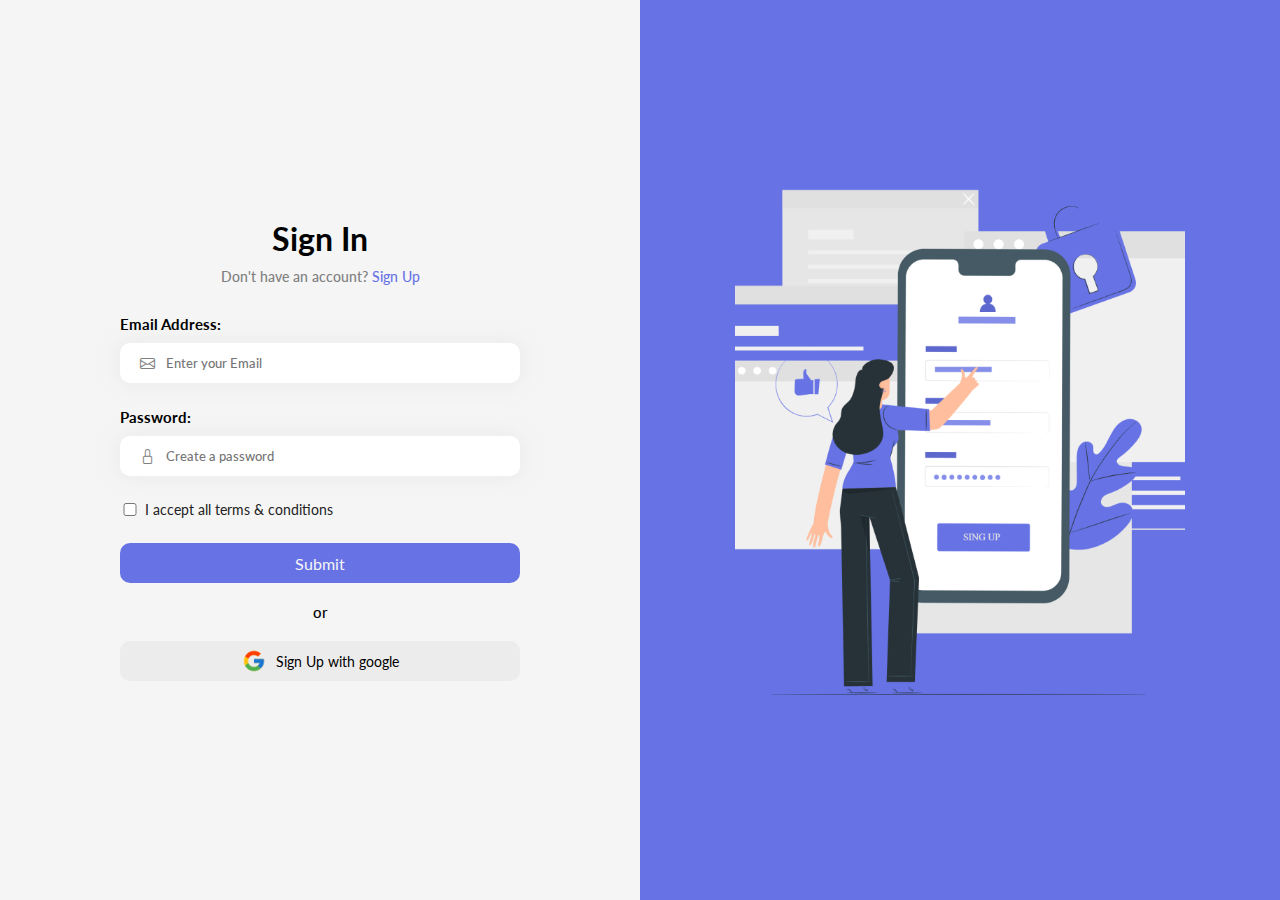
<file: signIn.html>
<!DOCTYPE html>
<html lang="en">
<head>
    <meta charset="UTF-8">
    <meta http-equiv="X-UA-Compatible" content="IE=edge">
    <meta name="viewport" content="width=device-width, initial-scale=1.0">
    <link rel="stylesheet" href="Stylesheet/form.css">
    <link rel="stylesheet" href="https://cdn.jsdelivr.net/npm/bootstrap-icons@1.9.1/font/bootstrap-icons.css">
    <title>Document</title>
</head>
<body>
    <div class="form">
        <form action="">
            <div class="head">
                <h1>Sign In</h1>
                <span class="logInLink"> Don't have an account? <a href="signUpPage.html">Sign Up</a></span> 
            </div>

          <div class="inputs">

            <div class="inputCon">
                <label for=""> <h4>Email Address:</h4> </label>
                 <div class="input">
                    <div class="icon"><i class="bi bi-envelope"></i></div>
                    <input type="email" placeholder="Enter your Email">
                </div>
            </div>
         
            <div class="inputCon">
                <label for=""> <h4>Password:</h4> </label>
                <div class="input">
                    <div class="icon"><i class="bi bi-lock"></i></div>
                    <input type="password" placeholder="Create a password">
                </div>
            </div>
     
          
            <div class="terms"> 
                <input type="checkbox"> 
                <span> I accept all terms & conditions</span> 
            </div>
            <div class="buttons">
                <button>Submit</button>
                <p>or</p>
                <button class="googleBtn"><img src="Images/icons8_google_30px.png" alt=""> Sign Up with google</button>
            </div>
          

          </div>
              
               
    
            

        </form>
    </div>
    <div class="imgSec">
        <img src="Images/Mobile login-pana 2.png" alt="" srcset="">
    </div>
</body>
</html>
</file>
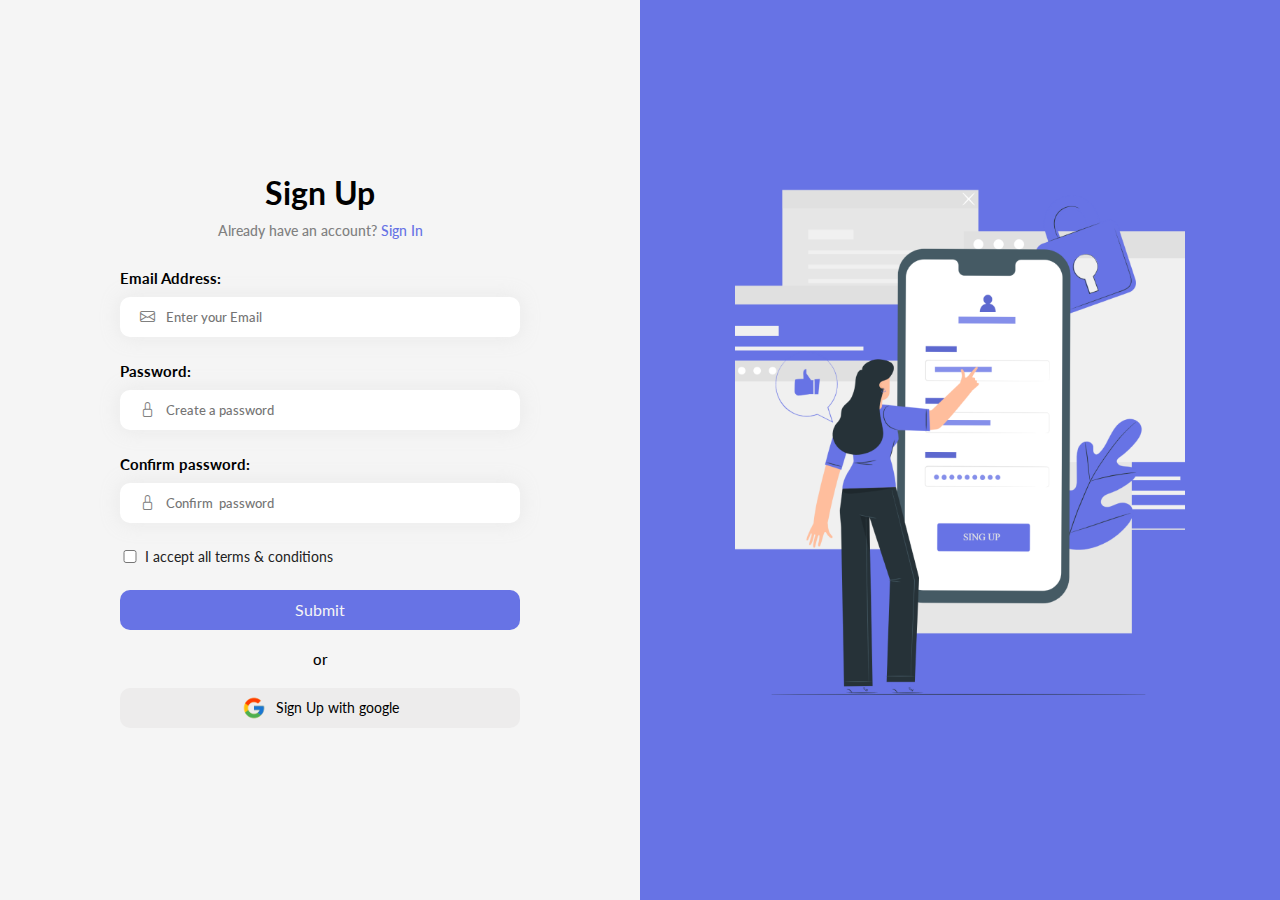
<file: signUpPage.html>
<!DOCTYPE html>
<html lang="en">
<head>
    <meta charset="UTF-8">
    <meta http-equiv="X-UA-Compatible" content="IE=edge">
    <meta name="viewport" content="width=device-width, initial-scale=1.0">
    <link rel="stylesheet" href="Stylesheet/form.css">
    <link rel="stylesheet" href="https://cdn.jsdelivr.net/npm/bootstrap-icons@1.9.1/font/bootstrap-icons.css">
    <title>Document</title>
</head>
<body>
    <div class="form">
        <form action="">
            <div class="head">
                <h1>Sign Up</h1>
                <span class="logInLink"> Already have an account? <a href="signIn.html">Sign In</a></span> 
            </div>

          <div class="inputs">

            <div class="inputCon">
                <label for=""> <h4>Email Address:</h4> </label>
                 <div class="input">
                    <div class="icon"><i class="bi bi-envelope"></i></div>
                    <input type="email" placeholder="Enter your Email">
                </div>
            </div>
         
            <div class="inputCon">
                <label for=""> <h4>Password:</h4> </label>
                <div class="input">
                    <div class="icon"><i class="bi bi-lock"></i></div>
                    <input type="password" placeholder="Create a password">
                </div>
            </div>
          
            <div class="inputCon">
                <label for=""> <h4>Confirm password:</h4> </label>

                <div class="input">
                    <div class="icon"><i class="bi bi-lock"></i></div>
                    <input type="password" placeholder="Confirm  password">
                </div>
            </div>
          
            <div class="terms"> 
                <input type="checkbox"> 
                <span> I accept all terms & conditions</span> 
            </div>
            <div class="buttons">
                <button>Submit</button>
                <p>or</p>
                <button class="googleBtn"><img src="Images/icons8_google_30px.png" alt=""> Sign Up with google</button>
            </div>
          

          </div>
              
               
    
            

        </form>
    </div>
    <div class="imgSec">
        <img src="Images/Mobile login-pana 2.png" alt="" srcset="">
    </div>
</body>
</html>
</file>
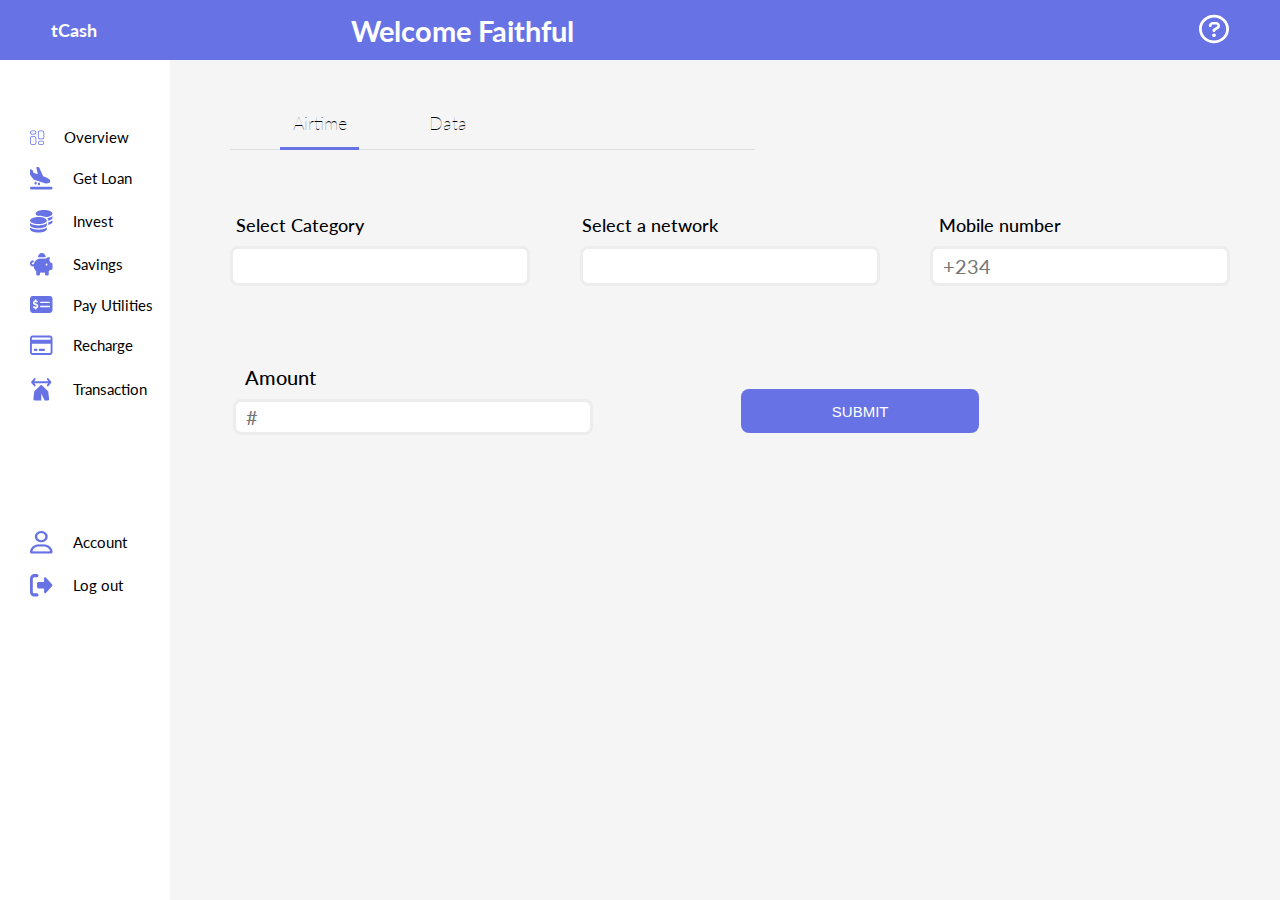
<file: dashboard/dashboard.html>
<!-- @format -->

<!DOCTYPE html>
<html lang="en">
	<head>
		<meta charset="UTF-8" />
		<meta http-equiv="X-UA-Compatible" content="IE=edge" />
		<meta name="viewport" content="width=device-width, initial-scale=1.0" />
		<link rel="stylesheet" href="style.css" />
		<title>Document</title>
	</head>
	<body>
		<div class="main">
			<div class="header-items">
				<div class="header">
					<div class="header-logo">
						<h3>tCash</h3>
					</div>
					<div class="headertxt">
						<h3>Welcome Faithful</h3>
					</div>
				</div>
				<div class="help">
					<img src="/Images/circle-question-regular 1.svg" alt="">
				</div>
			</div>
			<section>
				<div class="hero-items">
					<div class="hero-left">
						<div class="circle">
							<img
								class="resize-icon"
								src="/Images/arrow-right-solid 1.png"
								alt=""
							/>
						</div>
						<div class="left-main">
							<div class="left-txt overview">
								<img src="/Images/dashboard.svg" alt="" />
								<a href="/">Overview</a>
							</div>
							<div class="left-txt loan">
								<img src="/Images/plane-arrival-solid 1.svg" alt="" />
								<a href="/">Get Loan</a>
							</div>
							<div class="left-txt invest">
								<img src="/Images/Vector.svg" alt="" />
								<a href="/">Invest</a>
							</div>
							<div class="left-txt savings">
								<img src="/Images/piggy-bank-solid 1.png" alt="" />
								<a href="/">Savings</a>
							</div>
							<div class="left-txt utilities">
								<img src="/Images/walletcrd.svg" alt="" />
								<a href="/dashboard/utilities.html">Pay Utilities</a>
							</div>
							<div class="left-txt recharge">
								<img src="/Images/credit-card-regular 1.svg" alt="" />
								<a href="/dashboard/dashboard.html">Recharge</a>
							</div>
							<div class="left-txt transaction">
								<img src="/Images/tent-arrow-left-right-solid 1.svg" alt="" />
								<a href="/">Transaction</a>
							</div>
						</div>

						<div class="left-bottom">
							<div class="left-txt">
								<img src="/Images/user-regular 1.png" alt="" />
								<a href="/">Account</a>
							</div>
							<div class="left-txt">
								<img src="/Images/exit.svg" alt="" />
								<a href="/">Log out</a>
							</div>
						</div>
					</div>




					<!-- Input your Code here -->
					<div class="hero-right">
						<!-- input your html code here -->
						<div class="recharge-nav" id="rechargeNav">
							<div class="active">
								<h1>Airtime</h1>
							</div>
							<div class="btn">
								<a href="/dashboard/data.html">
									<h1>Data</h1>
								</a>
							</div>
						</div>
						<div class="recharge-categories">
							<div >
								<h1>Select Category</h1>
								<input type="text" required>
							</div>
							<div >
								<h1>Select a network</h1>
								<input type="text" required>
							</div>
							<div >
								<h1>Mobile number</h1>
								<input type="number" placeholder="+234 " required>
							</div>
						</div>
						<div class="recharge-categoriesP12">
							<div >
								<h1>Amount</h1>
								<input type="number" placeholder="#" required>
							</div>
							<div>
								<button>
									SUBMIT
								</button>
							</div>
							
						</div>


					</div>



					



				</div>
			</section>

			<section>
				<div class="phone-menu">
					<div class="phone-icons">
						<img src="/Images/house-solid 1.png" alt="" />
						<img class="toggle" src="/Images/walletcrd.svg" alt="" />
						<img src="/Images/tent-arrow-left-right-solid 1.svg" alt="" />
						<img src="/Images/piggy-bank-solid 1.png" alt="" />
						<img src="/Images/user-regular 1.png" alt="" />
					</div>
				</div>
			</section>

			<section>
				<div class="phone-card">
					<div class="recharge crd-txt">
						<a href="/">Recharge</a>
					</div>
					<div class="utilities crd-txt">
						<a href="/">Pay utilities</a>
					</div>
				</div>
			</section>
		</div>

		<script src="../js/index.js"></script>
	</body>
</html>
</file>
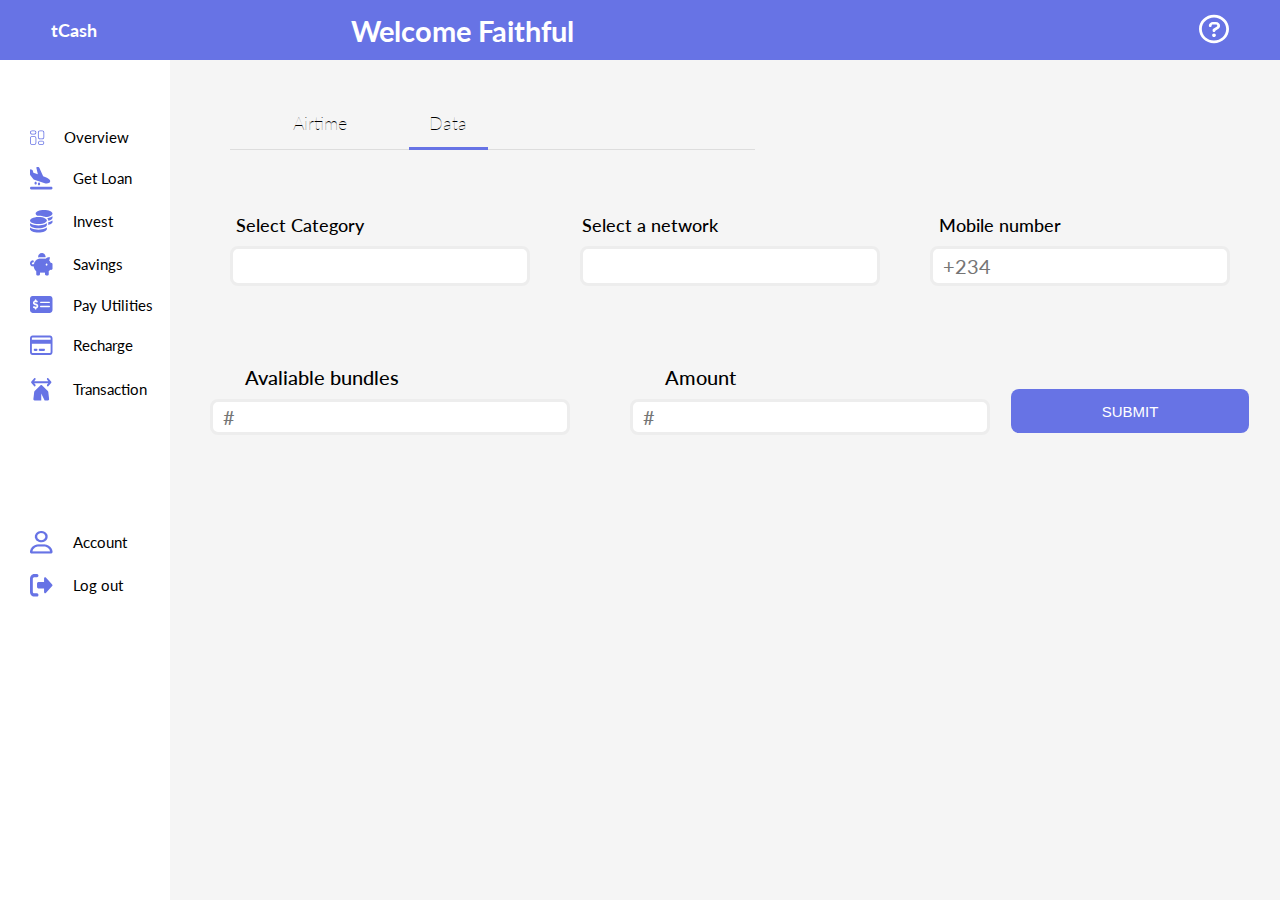
<file: dashboard/data.html>
<!-- @format -->

<!DOCTYPE html>
<html lang="en">
	<head>
		<meta charset="UTF-8" />
		<meta http-equiv="X-UA-Compatible" content="IE=edge" />
		<meta name="viewport" content="width=device-width, initial-scale=1.0" />
		<link rel="stylesheet" href="/dashboard/data.css" />
		<title>Document</title>
	</head>
	<body>
		<div class="main">
			<div class="header-items">
				<div class="header">
					<div class="header-logo">
						<h3>tCash</h3>
					</div>
					<div class="headertxt">
						<h3>Welcome Faithful</h3>
					</div>
				</div>
				<div class="help">
					<img src="/Images/circle-question-regular 1.svg" alt="">
				</div>
			</div>
			<section>
				<div class="hero-items">
					<div class="hero-left">
						<div class="circle">
							<img
								class="resize-icon"
								src="/Images/arrow-right-solid 1.png"
								alt=""
							/>
						</div>
						<div class="left-main">
							<div class="left-txt overview">
								<img src="/Images/dashboard.svg" alt="" />
								<a href="/">Overview</a>
							</div>
							<div class="left-txt loan">
								<img src="/Images/plane-arrival-solid 1.svg" alt="" />
								<a href="/">Get Loan</a>
							</div>
							<div class="left-txt invest">
								<img src="/Images/Vector.svg" alt="" />
								<a href="/">Invest</a>
							</div>
							<div class="left-txt savings">
								<img src="/Images/piggy-bank-solid 1.png" alt="" />
								<a href="/">Savings</a>
							</div>
							<div class="left-txt utilities">
								<img src="/Images/walletcrd.svg" alt="" />
								<a href="/dashboard/utilities.html">Pay Utilities</a>
							</div>
							<div class="left-txt recharge">
								<img src="/Images/credit-card-regular 1.svg" alt="" />
								<a href="/dashboard/dashboard.html">Recharge</a>
							</div>
							<div class="left-txt transaction">
								<img src="/Images/tent-arrow-left-right-solid 1.svg" alt="" />
								<a href="/">Transaction</a>
							</div>
						</div>

						<div class="left-bottom">
							<div class="left-txt">
								<img src="/Images/user-regular 1.png" alt="" />
								<a href="/">Account</a>
							</div>
							<div class="left-txt">
								<img src="/Images/exit.svg" alt="" />
								<a href="/">Log out</a>
							</div>
						</div>
					</div>




					<!-- Input your Code here -->
					<div class="hero-right">
						<!-- input your html code here -->
						<div class="recharge-nav">
							<div class="active">
								<a href="/dashboard/dashboard.html">
                                    <h1>Airtime</h1>
                                </a>
							</div>
							<div class="btn">
								<h1>Data</h1>
							</div>
						</div>
						<div class="recharge-categories">
							<div >
								<h1>Select Category</h1>
								<input type="text" required>
							</div>
							<div >
								<h1>Select a network</h1>
								<input type="text" required>
							</div>
							<div >
								<h1>Mobile number</h1>
								<input type="number" placeholder="+234 " required>
							</div>
						</div>
						<div class="recharge-categoriesP12">
                            <div >
								<h1>Avaliable bundles</h1>
								<input type="number" placeholder="#" required>
							</div>
							<div >
								<h1>Amount</h1>
								<input type="number" placeholder="#" required>
							</div>
							<div>
								<button>
									SUBMIT
								</button>
							</div>
							
						</div>


					</div>



					



				</div>
			</section>

			<section>
				<div class="phone-menu">
					<div class="phone-icons">
						<img src="/Images/house-solid 1.png" alt="" />
						<img class="toggle" src="/Images/walletcrd.svg" alt="" />
						<img src="/Images/tent-arrow-left-right-solid 1.svg" alt="" />
						<img src="/Images/piggy-bank-solid 1.png" alt="" />
						<img src="/Images/user-regular 1.png" alt="" />
					</div>
				</div>
			</section>

			<section>
				<div class="phone-card">
					<div class="recharge crd-txt">
						<a href="/">Recharge</a>
					</div>
					<div class="utilities crd-txt">
						<a href="/">Pay utilities</a>
					</div>
				</div>
			</section>
		</div>

		<script src="../js/index.js"></script>
	</body>
</html>
</file>
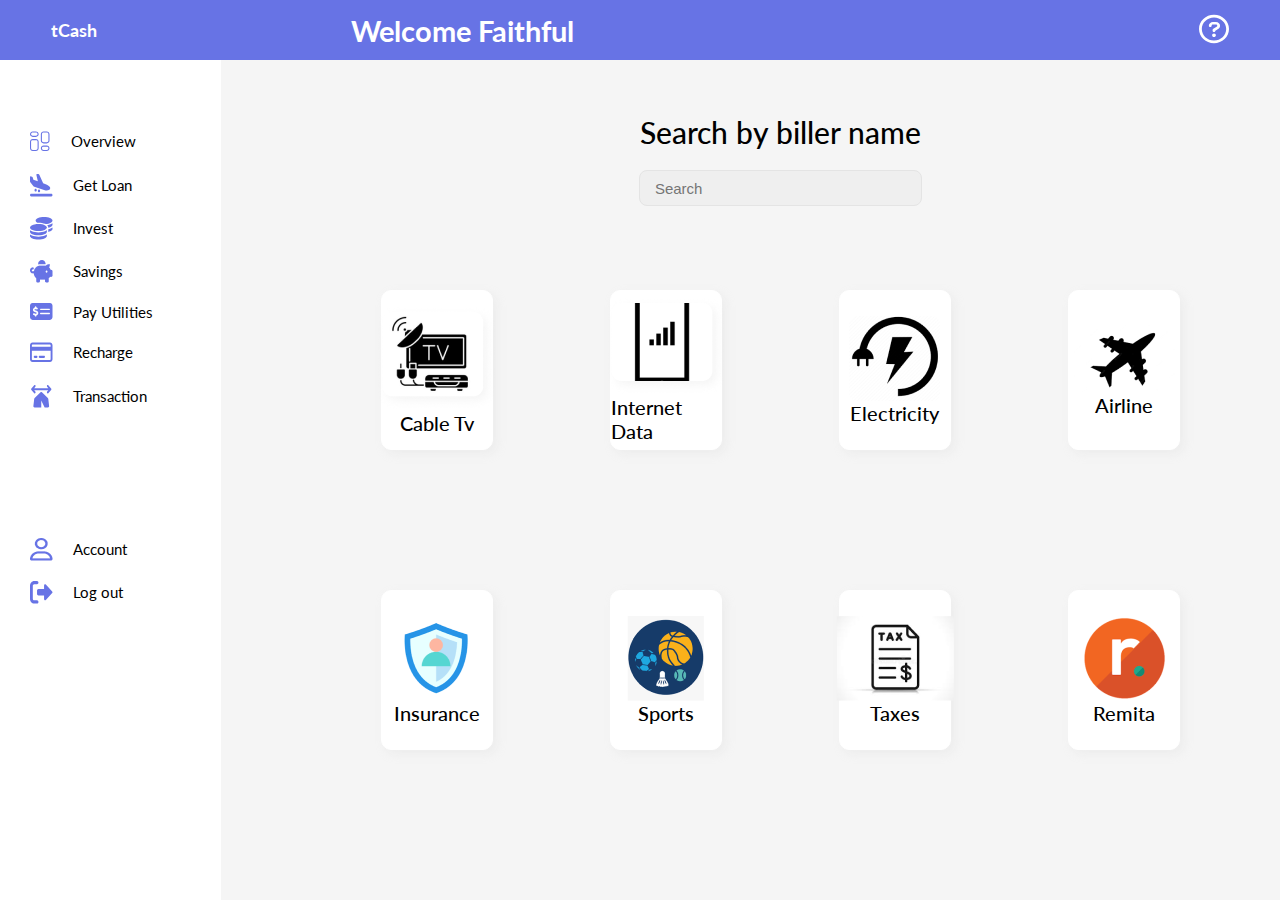
<file: dashboard/utilities.html>
<!-- @format -->

<!DOCTYPE html>
<html lang="en">
	<head>
		<meta charset="UTF-8" />
		<meta http-equiv="X-UA-Compatible" content="IE=edge" />
		<meta name="viewport" content="width=device-width, initial-scale=1.0" />
		<link rel="stylesheet" href="/dashboard/utilities.css" />
		<title>Document</title>
	</head>
	<body>
		<div class="main" >
			<div class="header-items">
				<div class="header">
					<div class="header-logo">
						<h3>tCash</h3>
					</div>
					<div class="headertxt">
						<h3>Welcome Faithful</h3>
					</div>
				</div>
				<div class="help">
					<img src="/Images/circle-question-regular 1.svg" alt="">
				</div>
			</div>
			<section>
				<div class="hero-items">
					<div class="hero-left">
						<div class="circle">
							<img
								class="resize-icon"
								src="/Images/arrow-right-solid 1.png"
								alt=""
							/>
						</div>
						<div class="left-main">
							<div class="left-txt overview">
								<img src="/Images/dashboard.svg" alt="" />
								<a href="/">Overview</a>
							</div>
							<div class="left-txt loan">
								<img src="/Images/plane-arrival-solid 1.svg" alt="" />
								<a href="/">Get Loan</a>
							</div>
							<div class="left-txt invest">
								<img src="/Images/Vector.svg" alt="" />
								<a href="/">Invest</a>
							</div>
							<div class="left-txt savings">
								<img src="/Images/piggy-bank-solid 1.png" alt="" />
								<a href="/">Savings</a>
							</div>
							<div class="left-txt utilities">
								<img src="/Images/walletcrd.svg" alt="" />
								<a href="/dashboard/utilities.html">Pay Utilities</a>
							</div>
							<div class="left-txt recharge">
								<img src="/Images/credit-card-regular 1.svg" alt="" />
								<a href="/dashboard/dashboard.html">Recharge</a>
							</div>
							<div class="left-txt transaction">
								<img src="/Images/tent-arrow-left-right-solid 1.svg" alt="" />
								<a href="/">Transaction</a>
							</div>
						</div>

						<div class="left-bottom">
							<div class="left-txt">
								<img src="/Images/user-regular 1.png" alt="" />
								<a href="/">Account</a>
							</div>
							<div class="left-txt">
								<img src="/Images/exit.svg" alt="" />
								<a href="/">Log out</a>
							</div>
						</div>
					</div>




					<!-- Input your Code here -->
					<div class="hero-right" id="blur">
						<!-- input your html code here -->
						<div class="search-biller">
                            <div class="childSearch-biller">
                                <h1>Search by biller name</h1>
                                <input type="text" placeholder="Search">
                            </div>
                        </div>
                        <div class="utilitiesII">
                            <div class="sub-utilitiesII">
                                <div id="open" onclick="addUpcomingEventForm()">
									<img src="/Images/Rectangle 11.png" alt="">
									<h1>Cable Tv</h1>
                                </div>
                                <div onclick="addUpcomingEventForm()">
                                    <img src="/Images/Rectangle 22.png" alt="">
									<h1>Internet Data</h1>
                                </div>
                                <div onclick="addUpcomingEventForm()">
                                    <img src="/Images/Rectangle 33.png" alt="">
									<h1>Electricity</h1>
                                </div>
                                <div onclick="addUpcomingEventForm()">
                                    <img src="/Images/opopopo 1.png" alt="">
									<h1>Airline</h1>
                                </div>
                            </div>
                        </div>
                        <div class="utilitiesII">
							<div class="sub-utilitiesII">
                                <div onclick="addUpcomingEventForm()">
									<img src="/Images/wwww 1.png" alt="">
									<h1>Insurance</h1>
                                </div>
                                <div onclick="addUpcomingEventForm()">
									<img src="/Images/dddd 1.png" alt="">
									<h1>Sports</h1>
                                </div>
                                <div onclick="addUpcomingEventForm()">
									<img src="/Images/ddddddd 1.png" alt="">
									<h1>Taxes</h1>
                                </div>
                                <div onclick="addUpcomingEventForm()"> 
									<img src="/Images/dddddddd 1.png" alt="">
									<h1>Remita</h1>
                                </div>
                            </div>
                        </div>
						<!-- this is code -->
						<div class="add-wrapper" id="add-upcoming-event-form" >
							<div id="close" onclick="closeUpcomingEventForm()">
								<img  src="/Images/x.png" alt="" >
							</div>
							<h1>Select Provider</h1>
							<input type="text">
							<button id="openII" onclick="addModalII()">SUBMIT</button>

						</div>

						<div class="modalII" id="modalII" >
							<div id="closeII" onclick="closeUpcomingEventForm()">
								<img  src="/Images/x.png" alt="" >
							</div>
							<div>
								<h1>Enter IUC Number</h1>
								<input type="number">
							</div>
							<div>
								<h1>Amount</h1>
								<input type="number">
							</div>
							<div>
								<h1> Select Plan</h1>
								<input type="text">
							</div>
							<button>SUBMIT</button>
						</div>
						

					</div>



					



				</div>
			</section>

			<section>
				<div class="phone-menu">
					<div class="phone-icons">
						<img src="/Images/house-solid 1.png" alt="" />
						<img class="toggle" src="/Images/walletcrd.svg" alt="" />
						<img src="/Images/tent-arrow-left-right-solid 1.svg" alt="" />
						<img src="/Images/piggy-bank-solid 1.png" alt="" />
						<img src="/Images/user-regular 1.png" alt="" />
					</div>
				</div>
			</section>

			<section>
				<div class="phone-card">
					<div class="recharge crd-txt">
						<a href="/">Recharge</a>
					</div>
					<div class="utilities crd-txt">
						<a href="/">Pay utilities</a>
					</div>
				</div>
			</section>
		</div>

		<script src="../js/index.js"></script>
	</body>
</html>
</file>
<file: Stylesheet/form.css>
@import url('https://fonts.googleapis.com/css2?family=Lato:wght@100;300;400;700;900&display=swap');

*{
    margin: 0px;
    box-sizing: border-box;
    padding: 0px;
    font-family: 'Lato', sans-serif;
}
body{
    width: 100%;
    display: flex;
    justify-content: space-between;
    background-color: rgb(245,245,245);
    align-items: center;
    height: 100vh;
}
.form{
    width: 50%;
    display: flex;
    align-items: center;
    justify-content: center;
}
.head{
    display: flex;
    flex-direction: column;
    row-gap: 10px;
    align-items: center;
}
form{


    display: flex;
    flex-direction: column;
    align-items: center;
    row-gap: 30px;
    width: 60%;
    height: 90%;
}
.line{
    width: 50px;
    height: 5px;
    background-color: rgb(103, 115, 229);

}
.inputs{
    display: flex;
    flex-direction: column;
    row-gap: 25px;
}
.inputCon{
    /* background-color: blue; */
    display: flex;
    flex-direction: column;

}
label{
    font-size: 15px;
    margin-bottom: 10px;
}
.input{
    display: flex;
    align-items: center;
    background-color: white;
    display: flex;
    height: 40px;
    width: 400px;
    border-radius: 10px;
    padding: 0px 8px;
    box-shadow: 0px 0px 20px rgba(199, 199, 199, 0.25);;
}
input{
    width: 90%;
    height: 100%;
    border: none;
    outline: none;
    border-top-right-radius: 10px;
    border-bottom-right-radius: 10px;
    display: flex;
    align-items: center;
}
.bi{
    color: gray;
    font-size: 15px;
}
input::placeholder{
    font-size: 13px;
    font-weight: 500;
}
.icon{
    width: 10%;
    display: flex;
    align-items: center;
    justify-content: center;
    font-size: 20px;
}
.imgSec{
    width: 50%;
    height: 100vh;
    background-color: rgb(103, 115, 229);
    /* border-radius: 0px 0px 0px 1000px ; */
    display: flex;
    align-items: center;
    justify-content: center;
}
.imgSec img{
    width: 350px;
    height: 560px;
}

.terms{
    display: flex;
    column-gap: 5px;
    align-items: center;
}
.terms input{
    width: 20px;
}
.terms span{
    font-size: 14px;
    color: rgb(34, 34, 34);
}
button{
    height: 40px;
    background-color: rgb(103, 115, 229);
    outline: none;
    border: none;
    color: whitesmoke;
    font-size: 17px;
    cursor: pointer;
    width: 400px;
    border-radius: 10px;
    font-size: 16px;
}
.logInLink{
    text-align: center;
    font-weight: 500;
    color: gray;
    font-size: 14px;
}
.logInLink a{
    text-decoration: none;
    color: rgb(103, 115, 229);
}
.buttons{
    display: flex;
    flex-direction: column;
    text-align: center;
    row-gap: 10px;
    font-size: 20px;
    font-weight: 800;
}
.buttons p{
    font-size: 15px;
    font-weight: 500;
    margin: 10px 0;
}
.googleBtn{
    background-color:  #EDECEC;
    color: black;
    display: flex;
    align-items: center;
    column-gap: 10px;
    font-size: 14px;
    justify-content: center;
}
.googleBtn img{
    width: 24px;
    height: 24px;
    object-fit: cover;
}
.imgSec img{
    width: 450px;
    object-fit: cover;
}
@media screen and (max-width: 1000px){
    .imgSec{
        display: none;
    }
    body{
        justify-content: center;
        align-items: center;
        padding: 20px 0px;
    }
    .form{
        width: 500px;
        /* height: 90vh; */
        border-radius: 10px;
        box-shadow: 2px 2px 20px rgba(219, 219, 219, 0.548);
        border: 1px solid rgb(221, 221, 221);
        padding: 40px 0px;

    }
    form{

        padding: 0px;
        justify-content: center;
        align-items: center;

    }
    .input{
        width: 350px;
    }


    button{
        width: 350px;
    }
}

@media screen and (max-width: 500px){
    .form{
        width: 90%;

    }
    form{
        width: 100%;

    }
    .input{
    width: 100%;
    }
    .inputs{
        /* background-color: firebrick; */
        width: 90%;
    }
    .inputCon{
        width: 100%;
    }
    .buttons{
        width: 100%;
    }
    button{
        width: 100%;
    }
}
</file>
<file: dashboard/style.css>
/** @format */

@import url("https://fonts.googleapis.com/css2?family=Lato:wght@400;700;900&display=swap");

* {
	margin: 0;
	padding: 0;
	box-sizing: border-box;
}

body {
	font-family: "Lato", sans-serif;
	overflow: hidden;
	background-color: whitesmoke;
}

.main {
  width: 100%;
  height: 100vh;
	overflow-y: scroll;
	overflow-x: hidden;
  position: relative;
	/* background 	-color: aqua; */
}

.header {
	display: flex;
	align-items: center;
	width: 100%;
}

.header-items {
	position: fixed;
  top: 0px;
  z-index: 3;
	background: rgba(103, 115, 229, 1);
	color: #fff;
	width:100%;
	height: 60px;
	padding: 0px 4%;
	display: flex;
	align-items: center;
	justify-content: space-between;
}

.help img {
	width: 30px;
	height: 30px;
	transition: all 0.5s;
	cursor: pointer;
}

.header-logo {
	width: 300px;
	font-size: 15px;
}
.headertxt {
	font-size: 25px;
	font-weight: 500;
}

.hero-items {
	width: 100%;
	/* height: 100vh; */
	background-color: whitesmoke;
	display: flex;
	align-items: center;
	gap: 60px;
}

.hero-left {
	width: 18%;
	height: 100vh;
	background-color: #fff;
	padding-top: 8rem;
	padding-left: 30px;
	display: flex;
	flex-direction: column;
	gap: 5rem;
  position: sticky;
	top: 50px;
	bottom: 0px;
}

.hero-right {
	background-color: whitesmoke;
	width: 82%;
	height: 100vh;
  /* z-index: -1; */
}



				/* Recharge styles */
.recharge-nav{
	/* background-color: white; */
	width: 50%;
	height: 150px;
    display: flex;
    flex-direction: row;
	border-bottom: 1px solid #DDDDDD;
}
a{
	text-decoration: none;
	color: black;
}
.active{
	border-bottom: 3px solid rgba(103, 115, 229, 1);
	width: 100%;
}
.recharge-nav div{
	height: 150px;
	width: 15%;
	/* background-color: green; */
	text-align: center;
    padding-top: 7rem;
	/* position: relative; */
	display: inline-block;
	margin-left: 50px;
}
.recharge-nav div h1{
	font-size: 18px;
    font-weight: 100;
}
.recharge-categories{
	height: 200px;
	width: 100%;
	/* background: white; */
	display: flex;
	align-items: center;
}
.recharge-categoriesP12{
	height: 100px;
	width: 100%;
	/* background: blue; */
	display: flex;
	align-items: center;
}
.recharge-categories div{
    height: 70%;
	/* background: yellow; */
	width: 35%;
	/* border-right: 1px solid black; */
	display: flex;
	align-items: center;
	justify-content: center;
	flex-direction: column;
	text-align: center;
	
}
.recharge-categories div h1{
	font-size: 20px;
	font-weight: 500;
	margin-bottom: 10px;
	margin-right: 300px;
	/* background-color: red; */
	width: 100%;
	
}
.recharge-categories div input{
	height: 40px;
	width: 360px;
	border-radius: 8px;
	border: 3px solid #EDEDED;
	padding-left: 10px;
	font-size: 20px;
	font-family: "Lato", sans-serif;
	margin-right: 100px;
}
.recharge-categoriesP12{
	height: 100px;
	width: 100%;
	/* background: white; */
	display: flex;
	align-items: center;
}
.recharge-categoriesP12 div{
    height: 70%;
	/* background: yellow; */
	width: 30%;
	/* border-right: 1px solid black; */
	display: flex;
	align-items: center;
	justify-content: center;
	flex-direction: column;
	
}
.recharge-categoriesP12 div h1{
	font-size: 20px;
	font-weight: 500;
	margin-bottom: 10px;
	margin-right: 320px;
	/* position: absolute; */
	
}
.recharge-categoriesP12 div input{
	height: 40px;
	width: 360px;
	border-radius: 8px;
	border: 3px solid #EDEDED;
	padding-left: 10px;
	font-size: 20px;
	font-family: "Lato", sans-serif;
	margin-right:55px;
}
.recharge-categoriesP12 div button{
	height: 44px;
	width: 238px;
	border-radius: 8px;
	border: none;
	background: #6773E5;
	color: #fff;
	font-size: 15px;
	margin-bottom: -28px;

}
@media screen and (max-width: 1440px){
	.recharge-categories div h1{
		font-size: 18px;
		margin-right: 220px;
	}
	.recharge-categories div input{
		margin-right: 50px;
		
		width: 300px;
	}
	.recharge-categories div h1{
		margin-left: 10px;
		

	}
	.recharge-categoriesP12 div{
		width: 40%;
	}
	.recharge-categoriesP12 div button{
		margin-bottom: -22px;
	}

}
@media screen and (max-width: 1024px){
	
	.recharge-categories{
		height: 180px;
		/* background-color: white; */
	}
	.recharge-categories div{
		width: 32%;
	}
	.recharge-categories div h1{
		margin-left: 80px;
		font-size: 15px;

	}
	.recharge-categories div input{
		width: 210px;
		margin-right: 50px;
		height: 30px;
	}
	.recharge-categoriesP12 div input{
		width: 210px;
		height: 30px;
		margin-left: -60px;
	}
	.recharge-categoriesP12 div h1{
		margin-left: 60px;
		font-size: 15px;

	}
	.recharge-categoriesP12 div button{
		height: 35px;
		width: 225px;
		margin-bottom: -25px;
	}
	
}
@media screen and (max-width: 768px){
	
	.recharge-categories div{ 
		width: 33.5%;
	}
	.recharge-categories{
		height: 180px;
		/* background-color: white; */
	}
	.recharge-categories div h1{
		margin-left: 140px;
		font-size: 15px;

	}
	.recharge-categories div input{
		width: 200px;
		margin-right: 1px;
		height: 30px;
		font-size: 15px;
	}
	.recharge-categoriesP12 div input{
		width: 210px;
		height: 30px;
		margin-left: 28px;
	}
	.recharge-categoriesP12 div h1{
		margin-left: 150px;
		font-size: 15px;

	}
	.recharge-categoriesP12 div button{
		height: 30px;
		width: 215px;
		margin-bottom: -25px;
	}
	
}
@media screen and (max-width: 425px){
	
	.recharge-categories div{ 
		width: 100%;
		/* border-bottom: 1px solid #000; */
	}
	.recharge-categories{
		/* background-color: white; */
		width: 100%;
		height: 500px;
		
		flex-direction: column;
	}
	.recharge-categories div h1{
		/* margin-left: 140px; */
		
		margin-left: 80px;
		font-size: 20px;

	}
	.recharge-categories div input{
		width: 300px;
		height: 50px;
		/* margin-left: 28px; */
		font-size: 15px;
	}
	.recharge-categoriesP12 div input{
		width: 300px;
		height: 50px;
		margin-left: 55px;
		font-size: 15px;
	}
	.recharge-categoriesP12 div h1{
		margin-left: 110px;
		font-size: 20px;

	}
	.recharge-categoriesP12 div button{
		height: 50px;
		width: 350px;
		margin-bottom: 100px;
	}
	.recharge-categoriesP12{
		width: 100%;
		height: 350px;
		height: 500px;
		
		flex-direction: column;

	}
	.recharge-nav{
		width: 100%;
	}
	
}
@media screen and (max-width: 320px){
	.recharge-categoriesP12 div button{
		width: 250px;
	}
}

							/* END OF RECHARGE STYLES */


.overview img {
	width: 13.5%;
	height: 13.5%;
}

.left-txt {
	display: flex;
	align-items: center;
	gap: 20px;
	padding-bottom: 20px;
	text-align: center;
}

.left-txt a {
	font-size: 15px;
	text-decoration: none;
	color: #000;
}

.overview {
	gap: 15px;
}

.left-bottom {
	/* width: 100%; */
	height: 130px;
	padding: 30px 0px;
}

.phone-menu {
	display: none;
  position: fixed;
  bottom: 0px;
  z-index: 3;
  width: 100%;
  height: 60px;
  background-color: #fff;
	/* background-color: red; */
}

.resize-icon {
	width: 22.5px;
}

.circle {
  position: absolute;
  top: 4rem;
  right: -15px;
  width: 35px;
  height: 35px;
  border-radius: 50%;
  box-shadow: 0px 0px 10px rgba(207, 207, 207, 0.379);
  background-color: rgb(255, 255, 255);
  display: none;
  align-items: center;
  justify-content: center;
}

.phone-card {
	display: none;
}

@media screen and (max-width: 820px) {
	.hero-items {
		gap: 30px;
	}

	.help img {
		width: 22.5px;
		height: 22.5px;
	}

	.hero-left {
		width: 9%;
		padding: 8rem 0px;
		align-items: center;
		z-index: 2;
		/* position: fixed; */
		transition: all 0.5s;
		position: relative;
	}

	.left-txt a {
		display: none;
	}

	.left-bottom {
		display: flex;
		flex-direction: column;
		align-items: center;
	}

	.overview img {
		width: 23.5px;
	}

	.header {
		height: 58px;
	}

	.headertxt {
		font-size: 20px;
	}

	.header-logo {
		font-size: 13px;
		width: 150px;
		/* text-align: center; */
	}

  .circle {
    display: flex;
  }

	.increase-bar {
		width: 30%;
		height: 100vh;
		background-color: #fff;
		padding-top: 10rem;
		padding-left: 30px;
		display: flex;
		flex-direction: column;
		gap: 5rem;
		position: relative;
		align-items: flex-start;
		transition: all 0.5s;
	}
	.increase-bar .left-bottom {
		align-items: flex-start;
	}
	.increase-bar .left-txt a {
		display: flex;
	}

}

@media screen and (max-width: 700px) {
	.increase-bar {
		width: 50%;
	}
}

@media screen and (max-width: 500px) {

  .header-logo {
    width: 90px;
    font-size: 11px;
  }

	.hero-left {
		display: none;
	}

	.hero-right {
		width: 100%;
		height: 100vh;
	}

	.phone-menu {
		display: block;
	}
  .phone-icons {
    width: 100%;
    display: flex;
    align-items: center;
    justify-content: space-between;
  }
  .phone-icons img {
    padding: 15px 20px
  }

	.phone-card {
		display: none;
		flex-direction: column;
		justify-content: center;
		gap: 20px;
		text-align: center;
		background-color: #ffff;
		position: fixed;
		bottom: 60px;
		width: 50%;
		height: 100px;
		z-index: 3;
		margin: 0px 2rem;
		transition: all 5s !important;
	}

	.display-card {
		display: flex;
		transition: all 5s !important;
	}

	.phone-card a {
		text-decoration: none;
		color: black;
	}

	.recharge {
		width: 100%;
		border-bottom: 1px solid rgb(85, 82, 82);
		padding-bottom: 18px;
	}

	.utilities {
		height: 10px;
	}

  .circle  {
    display: none;
  }
}

@media screen and (max-width: 421px) {
  .header-logo {
    width: 90px;
    font-size: 11px;
  }
  .headertxt {
    font-size: 15px;
  }
}
</file>
<file: dashboard/data.css>
/** @format */

@import url("https://fonts.googleapis.com/css2?family=Lato:wght@400;700;900&display=swap");

* {
	margin: 0;
	padding: 0;
	box-sizing: border-box;
}

body {
	font-family: "Lato", sans-serif;
	overflow: hidden;
	background-color: whitesmoke;
}

.main {
  width: 100%;
  height: 100vh;
	overflow-y: scroll;
	overflow-x: hidden;
  position: relative;
	/* background 	-color: aqua; */
}

.header {
	display: flex;
	align-items: center;
	width: 100%;
}

.header-items {
	position: fixed;
  top: 0px;
  z-index: 3;
	background: rgba(103, 115, 229, 1);
	color: #fff;
	width:100%;
	height: 60px;
	padding: 0px 4%;
	display: flex;
	align-items: center;
	justify-content: space-between;
}

.help img {
	width: 30px;
	height: 30px;
	transition: all 0.5s;
	cursor: pointer;
}

.header-logo {
	width: 300px;
	font-size: 15px;
}
.headertxt {
	font-size: 25px;
	font-weight: 500;
}

.hero-items {
	width: 100%;
	/* height: 100vh; */
	background-color: whitesmoke;
	display: flex;
	align-items: center;
	gap: 60px;
}

.hero-left {
	width: 18%;
	height: 100vh;
	background-color: #fff;
	padding-top: 8rem;
	padding-left: 30px;
	display: flex;
	flex-direction: column;
	gap: 5rem;
  position: sticky;
	top: 50px;
	bottom: 0px;
}

.hero-right {
	background-color: whitesmoke;
	width: 82%;
	height: 100vh;
  /* z-index: -1; */
}



				/* Recharge styles */
.recharge-nav{
	/* background-color: white; */
	width: 50%;
	height: 150px;
    display: flex;
    flex-direction: row;
	border-bottom: 1px solid #DDDDDD;
}
a{
    text-decoration: none;
    color: black;
}
.btn{
	border-bottom: 3px solid rgba(103, 115, 229, 1);
	width: 100%;
}
.recharge-nav div{
	height: 150px;
	width: 15%;
	/* background-color: green; */
	text-align: center;
    padding-top: 7rem;
	/* position: relative;  */
	display: inline-block;
	margin-left: 50px;
}
.recharge-nav h1{
	font-size: 18px;
    font-weight: 100;
}
.active{
	width: 100%;
}
.recharge-categories{
	height: 200px;
	width: 100%;
	/* background: white; */
	display: flex;
	align-items: center;
}
.recharge-categoriesP12{
	height: 100px;
	width: 100%;
	/* background: blue; */
	display: flex;
	align-items: center;
}
.recharge-categories div{
    height: 70%;
	/* background: yellow; */
	width: 100%;
	/* border-right: 1px solid black; */
	display: flex;
	align-items: center;
	justify-content: center;
	flex-direction: column;
	text-align: center;
	
}
.recharge-categories div h1{
	font-size: 20px;
	font-weight: 500;
	margin-bottom: 10px;
	margin-right: 300px;
	/* background-color: red; */
	width: 100%;
	
}
.recharge-categories div input{
	height: 40px;
	width: 360px;
	border-radius: 8px;
	border: 3px solid #EDEDED;
	padding-left: 10px;
	font-size: 20px;
	font-family: "Lato", sans-serif;
	margin-right: 100px;
}
.recharge-categoriesP12{
	height: 100px;
	width: 100%;
	/* background: white; */
	display: flex;
	align-items: center;
}
.recharge-categoriesP12 div{
    height: 70%;
	/* background: yellow; */
	width: 100%;
	/* border-right: 1px solid black; */
	display: flex;
	align-items: center;
	justify-content: center;
	flex-direction: column;
	
}
.recharge-categoriesP12 div h1{
	font-size: 20px;
	font-weight: 500;
	margin-bottom: 10px;
	margin-right: -30px;
    width: 100%;
	/* position: absolute; */
	
}
.recharge-categoriesP12 div input{
	height: 40px;
	width: 360px;
	border-radius: 8px;
	border: 3px solid #EDEDED;
	padding-left: 10px;
	font-size: 20px;
	font-family: "Lato", sans-serif;
	margin-right:100px;
}
.recharge-categoriesP12 div button{
	height: 44px;
	width: 238px;
	border-radius: 8px;
	border: none;
	background: #6773E5;
	color: #fff;
	font-size: 15px;
	margin-bottom: -28px;
    margin-right: 200px;

}
@media screen and (max-width: 1440px){
	.recharge-categories div h1{
		font-size: 18px;
		margin-right: 220px;
	}
	.recharge-categories div input{
		margin-right: 50px;
		
		width: 300px;
	}
	.recharge-categories div h1{
		margin-left: 10px;
		

	}
	.recharge-categoriesP12 div{
		width: 40%;
	}
	.recharge-categoriesP12 div button{
		margin-bottom: -22px;
        margin-right: 300px;
	}

}
@media screen and (max-width: 1024px){
	
	.recharge-categories{
		height: 180px;
		/* background-color: white; */
	}
	/* .recharge-categories div{
		width: 32%;
	} */
	.recharge-categories div h1{
		/* margin-left: 80px; */
		font-size: 15px;

	}
	.recharge-categories div input{
		width: 210px;
		margin-left: -70px;
		height: 30px;
	}
	.recharge-categoriesP12 div input{
		width: 210px;
		height: 30px;
		margin-left: -20px;
	}
	.recharge-categoriesP12 div h1{
		margin-left: -35px;
		font-size: 15px;

	}
	.recharge-categoriesP12 div button{
		height: 35px;
		width: 225px;
		margin-bottom: -25px;
        margin-left: 50px;
	}
	
}
@media screen and (max-width: 768px){
	
	
	.recharge-categories{
		height: 180px;
		/* background-color: white; */
	}
	.recharge-categories div h1{
		margin-left: 120px;
		font-size: 15px;

	}
    .recharge-categories div{
        width: 34%;
    }
	.recharge-categories div input{
		width: 200px;
		margin-right: -40px;
		height: 30px;
		font-size: 15px;
	}
    .recharge-categoriesP12 div{
        width: 34%;
    }
	.recharge-categoriesP12 div input{
		width: 210px;
		height: 30px;
		margin-left: 85px;
	}
	.recharge-categoriesP12 div h1{
		margin-left: -25px;
		font-size: 15px;

	}
	.recharge-categoriesP12 div button{
		height: 30px;
		width: 215px;
		margin-bottom: -25px;
        margin-left: 300px;
	}
	
}
@media screen and (max-width: 425px){
	
	.recharge-categories div{ 
		width: 100%;
		/* border-bottom: 1px solid #000; */
	}
	.recharge-categories{
		/* background-color: white; */
		width: 100%;
		height: 500px;
		
		flex-direction: column;
	}
	.recharge-categories div h1{
		/* margin-left: 140px; */
		
		margin-left: 60px;
		font-size: 20px;

	}
	.recharge-categories div input{
		width: 300px;
		height: 50px;
		/* margin-left: 28px; */
		font-size: 15px;
	}
	.recharge-categoriesP12 div input{
		width: 300px;
		height: 50px;
		margin-left: 55px;
		font-size: 15px;
	}
	.recharge-categoriesP12 div h1{
		margin-left: 90px;
		font-size: 20px;

	}
	.recharge-categoriesP12 div button{
		height: 50px;
		width: 350px;
		margin-bottom: 100px;
	}
    .recharge-categoriesP12 div{
        width: 100%;
    }
	.recharge-categoriesP12{
		width: 100%;
		height: 350px;
		height: 500px;
		
		flex-direction: column;

	}
	.recharge-nav{
		width: 100%;
	}
	
}
@media screen and (max-width: 375px){
    .recharge-categoriesP12 div input{
		width: 300px;
		height: 50px;
		margin-right: 60px;
		font-size: 15px;
	}
    .recharge-categoriesP12 div h1{
        margin-left: 60px;
        

    }
    .recharge-categories div input{
        margin-left: -40px;
    }
}
@media screen and (max-width: 320px){
	.recharge-categoriesP12 div button{
		width: 250px;
	}
    .recharge-categoriesP12 div h1{
        margin-left: 20px;
        

    }
}

							/* END OF RECHARGE STYLES */


.overview img {
	width: 13.5%;
	height: 13.5%;
}

.left-txt {
	display: flex;
	align-items: center;
	gap: 20px;
	padding-bottom: 20px;
	text-align: center;
}

.left-txt a {
	font-size: 15px;
	text-decoration: none;
	color: #000;
}

.overview {
	gap: 15px;
}

.left-bottom {
	/* width: 100%; */
	height: 130px;
	padding: 30px 0px;
}

.phone-menu {
	display: none;
  position: fixed;
  bottom: 0px;
  z-index: 3;
  width: 100%;
  height: 60px;
  background-color: #fff;
	/* background-color: red; */
}

.resize-icon {
	width: 22.5px;
}

.circle {
  position: absolute;
  top: 4rem;
  right: -15px;
  width: 35px;
  height: 35px;
  border-radius: 50%;
  box-shadow: 0px 0px 10px rgba(207, 207, 207, 0.379);
  background-color: rgb(255, 255, 255);
  display: none;
  align-items: center;
  justify-content: center;
}

.phone-card {
	display: none;
}

@media screen and (max-width: 820px) {
	.hero-items {
		gap: 30px;
	}

	.help img {
		width: 22.5px;
		height: 22.5px;
	}

	.hero-left {
		width: 9%;
		padding: 8rem 0px;
		align-items: center;
		z-index: 2;
		/* position: fixed; */
		transition: all 0.5s;
		position: relative;
	}

	.left-txt a {
		display: none;
	}

	.left-bottom {
		display: flex;
		flex-direction: column;
		align-items: center;
	}

	.overview img {
		width: 23.5px;
	}

	.header {
		height: 58px;
	}

	.headertxt {
		font-size: 20px;
	}

	.header-logo {
		font-size: 13px;
		width: 150px;
		/* text-align: center; */
	}

  .circle {
    display: flex;
  }

	.increase-bar {
		width: 30%;
		height: 100vh;
		background-color: #fff;
		padding-top: 10rem;
		padding-left: 30px;
		display: flex;
		flex-direction: column;
		gap: 5rem;
		position: relative;
		align-items: flex-start;
		transition: all 0.5s;
	}
	.increase-bar .left-bottom {
		align-items: flex-start;
	}
	.increase-bar .left-txt a {
		display: flex;
	}

}

@media screen and (max-width: 700px) {
	.increase-bar {
		width: 50%;
	}
}

@media screen and (max-width: 500px) {

  .header-logo {
    width: 90px;
    font-size: 11px;
  }

	.hero-left {
		display: none;
	}

	.hero-right {
		width: 100%;
		height: 100vh;
	}

	.phone-menu {
		display: block;
	}
  .phone-icons {
    width: 100%;
    display: flex;
    align-items: center;
    justify-content: space-between;
  }
  .phone-icons img {
    padding: 15px 20px
  }

	.phone-card {
		display: none;
		flex-direction: column;
		justify-content: center;
		gap: 20px;
		text-align: center;
		background-color: #ffff;
		position: fixed;
		bottom: 60px;
		width: 50%;
		height: 100px;
		z-index: 3;
		margin: 0px 2rem;
		transition: all 5s !important;
	}

	.display-card {
		display: flex;
		transition: all 5s !important;
	}

	.phone-card a {
		text-decoration: none;
		color: black;
	}

	.recharge {
		width: 100%;
		border-bottom: 1px solid rgb(85, 82, 82);
		padding-bottom: 18px;
	}

	.utilities {
		height: 10px;
	}

  .circle  {
    display: none;
  }
}

@media screen and (max-width: 421px) {
  .header-logo {
    width: 90px;
    font-size: 11px;
  }
  .headertxt {
    font-size: 15px;
  }
}
</file>
<file: dashboard/utilities.css>
/** @format */

@import url("https://fonts.googleapis.com/css2?family=Lato:wght@400;700;900&display=swap");

* {
	margin: 0;
	padding: 0;
	box-sizing: border-box;
}

body {
	font-family: "Lato", sans-serif;
	overflow: hidden;
	background-color: whitesmoke;
}

.main {
  width: 100%;
  height: 100vh;
	overflow-y: scroll;
	overflow-x: hidden;
  position: relative;
	/* background 	-color: aqua; */
}


.header {
	display: flex;
	align-items: center;
	width: 100%;
}

.header-items {
	position: fixed;
  top: 0px;
  z-index: 3;
	background: rgba(103, 115, 229, 1);
	color: #fff;
	width:100%;
	height: 60px;
	padding: 0px 4%;
	display: flex;
	align-items: center;
	justify-content: space-between;
}

.help img {
	width: 30px;
	height: 30px;
	transition: all 0.5s;
	cursor: pointer;
}

.header-logo {
	width: 300px;
	font-size: 15px;
}
.headertxt {
	font-size: 25px;
	font-weight: 500;
}

.hero-items {
	width: 100%;
	/* height: 100vh; */
	background-color: whitesmoke;
	display: flex;
	align-items: center;
	gap: 60px;
}

.hero-left {
	width: 18%;
	height: 100vh;
	background-color: #fff;
	padding-top: 8rem;
	padding-left: 30px;
	display: flex;
	flex-direction: column;
	gap: 5rem;
  position: sticky;
	top: 50px;
	bottom: 0px;
}

.hero-right {
	background-color: whitesmoke;
	width: 82%;
	height: 100vh;
    /* display: flex;
    align-items: center;
    justify-content: center;
    flex-direction: column; */

  /* z-index: -1; */
}



/* Utilities styles */
a{
	text-decoration: none;
	text-align: center;
	color: #000;
}
.search-biller{
    height: 220px;
    width: 100%;
    /* background-color: purple; */
    display: flex;
    align-items: center;
    justify-content: center;

}
.childSearch-biller{
    height: 220px;
    width: 50%;
    /* background-color: antiquewhite; */
    display: flex;
    align-items: center;
    justify-content: center;
    flex-direction: column;
}
.childSearch-biller h1{
    font-size: 30px;
    font-weight: 500;
    margin-top: 100px;
}
.childSearch-biller input{
    height: 36px;
    width: 283px;
    border-radius: 8px;
    border: 1px solid #E4E4E4;
    background-color: #EFEFEF;
    outline: none;
    padding-left: 15px;
    font-size: 15px;

    margin-top: 20px;
}
.utilitiesII{
    display: flex;
    align-items: center;
    justify-content: center;
    /* flex-direction: row; */
    height: 300px;
    width: 100%;
    /* background-color: antiquewhite; */

}
.sub-utilitiesII{
    height: 200px;
    width: 80%;
    /* background-color: aqua; */
    display: flex;
    align-items: center;
    justify-content: space-between;
    flex-direction: row;
}
.sub-utilitiesII div{
    height: 160px;
    width: 14%;
    background-color: white;
    display: flex;
    align-items: center;
    justify-content: center;
    flex-direction: column;
	border-radius: 10px;
	font-weight: 500;
	border: 1px solid #FFFFFF;
box-shadow: 4px 4px 10px rgba(217, 217, 217, 0.25);
cursor: pointer;
}
.sub-utilitiesII div h1{
	font-weight: 500;
	font-size: 20px;
}

.add-wrapper{
	width: 50ch;
	background-color: white;
	height: 16%;
	display: none;
	align-items: center;
	justify-content: center;
	flex-direction: column;
	position: relative;
	border: 0;
	border-radius: 5px;
	position: fixed;
	top: 43%;
	left:45%;
	/* transform: translate(-50%,-50%); */
	box-shadow: 0 5px 30px rgb(0,0,0,.30);
	background: #fff;
	
	
}
.modalII{
	height: 30rem;
	width: 50ch;
	border: 0;
	display: none;
	align-items: center;
	justify-content: center;
	flex-direction: column;
	box-shadow: 0 5px 30px rgb(0,0,0,.30);
	background: #fff;
	border-radius: 5px;
	position: fixed;
	top: 30%;
	left:45%;
	/* visibility: hidden; */
}

.add-wrapper div{
	position: absolute;
	bottom: 125px;
	left: 420px;
	cursor: pointer;
	border-radius: 100%;
	height: 25px;
	width: 25px;
	/* background-color: green; */
	display: flex;
	align-items: center;
	justify-content: center;
	
	/* background-color: #000; */
}
#closeII{
	position: absolute;
	bottom: 420px;
	left: 410px;
	height: 25px;
	width: 25px;
	/* background-color: green; */
	display: flex;
	align-items: center;
	justify-content: center;
	border-radius: 100%;
	cursor: pointer;
}
.modalII div{
	height: 110px;
}
.add-wrapper input{
	height: 40px;
	width: 360px;
	border-radius: 8px;
	border: 3px solid rgba(237, 237, 237, 1);
	background-color: rgba(255, 255, 255, 1);
	margin-top: 10px;
	padding-left: 10px;
	font-size: 18px;
}
.modalII input{
	height: 40px;
	width: 360px;
	border-radius: 8px;
	border: 3px solid rgba(237, 237, 237, 1);
	background-color: rgba(255, 255, 255, 1);
	margin-top: 10px;
	padding-left: 10px;
	font-size: 18px;
}
.modalII h1{
	width: 75%;
	font-weight: 500;
	font-size: 23px;
}
.add-wrapper h1{
	width: 75%;
	font-weight: 500;
	font-size: 23px;
}
.add-wrapper h1{
	width: 75%;
	font-weight: 500;
	font-size: 23px;
	margin-left: 8px;
}
.add-wrapper button{
	height: 44px;
	width: 356px;
	margin-top: 20px;
	border-radius: 8px;
	border: 0;
	color: white;
	background-color: rgba(103, 115, 229, 1);
	cursor: pointer;
	font-size: 16px;
}
.modalII button{
	height: 44px;
	width: 356px;
	margin-top: 20px;
	border-radius: 8px;
	border: 0;
	color: white;
	background-color: rgba(103, 115, 229, 1);
	cursor: pointer;
	font-size: 16px;
}
/* .modal::backdrop {
	background: rgba(100%,100%,100%,20%);
    backdrop-filter: blur(5px);
	
  } */

@media screen and (max-width: 1024px){
	.sub-utilitiesII div{
		width: 20%;
		height: 150px;
	}
	.add-wrapper{
		height: 20%;
		position: fixed;
		top: 43%;
		left: 35%;
	}
	.modalII{
		position: fixed;
		top: 30%;
		left: 35%;
	}
}
@media screen and (max-width: 768px){
	.sub-utilitiesII div h1{
		font-size: 15px;
	}
	.sub-utilitiesII div{
		width: 20%;
		height: 130px;
	}
	.sub-utilitiesII div img{
		height: 60px;
	}
	.add-wrapper{
		position: fixed;
		top: 43%;
		left: 25%;
	}
	.modalII{
		position: fixed;
		top: 30%;
		left: 25%;
	}

}
@media screen and (max-width: 425px){
	.sub-utilitiesII div{
		width: 20%;
		height: 90px;
	}
	.sub-utilitiesII div img{
		height: 50px;
	}
	.sub-utilitiesII{
		height: 100px;
		width: 90%;
		/* background-color: #000; */
	}
	.utilitiesII{
		height: 200px;
		/* background-color: antiquewhite; */
		margin-top: 50px;
	}
	.add-wrapper{
		position: fixed;
		top: 43%;
		width: 40ch;
		left: 7%;
	}
	.modalII{
		position: fixed;
		top: 30%;
		width: 40ch;
		left: 7%;
	}
	#closeII{
		position: absolute;
		bottom: 435px;
		left: 325px;
		height: 25px;
		width: 25px;
	}
	.add-wrapper div{
		position: absolute;
		bottom: 145px;
		left: 325px;
	}
}	
@media screen and (max-width: 375px){
	.sub-utilitiesII div{
		width: 50%;
		height: 15%;
	}
	.sub-utilitiesII div img{
		height: 100px;
	}
	.sub-utilitiesII{
		height: 60rem;
		width: 90%;
		background-color: #000;
		flex-direction: column;
		justify-content: space-evenly;
	}
	.utilitiesII{
		height: 60rem;
		background-color: antiquewhite;
		margin-top: 50px;
	}
	.add-wrapper{
		position: fixed;
		top: 43%;
		width: 38ch;
		left: 3%;
	}
	.add-wrapper input{
		width: 320px;
	}
	.add-wrapper h1{
		margin-left: -20px;
	}
	.add-wrapper button{
		width: 320px;
	}
	.modalII{
		position: fixed;
		top: 30%;
		width: 38ch;
		left: 3%;
	}
	.modalII button{
		width: 320px;
	}
	.modalII input{
		width: 320px;
	}
	#closeII{
		position: absolute;
		bottom: 435px;
		left: 325px;
		height: 25px;
		width: 25px;
	}
	.add-wrapper div{
		position: absolute;
		bottom: 145px;
		left: 325px;
	}
}
@media screen and (max-width: 320px){
	.add-wrapper{
		position: fixed;
		top: 43%;
		width: 30ch;
		left: 7%;
		height: 250px;
	}
	.add-wrapper input{
		width: 270px;
	}
	.add-wrapper h1{
		margin-left: -20px;
	}
	.add-wrapper button{
		width: 270px;
	}
	.modalII{
		position: fixed;
		top: 30%;
		width: 30ch;
		left: 7%;
	}
	.modalII button{
		width: 250px;
	}
	.modalII input{
		width: 250px;
	}
	#closeII{
		position: absolute;
		bottom: 430px;
		left: 230px;
		height: 25px;
		width: 25px;
	}
	
}
/* END OF UTILITIES STYLES */


.overview img {
	width: 13.5%;
	height: 13.5%;
}

.left-txt {
	display: flex;
	align-items: center;
	gap: 20px;
	padding-bottom: 20px;
	text-align: center;
}

.left-txt a {
	font-size: 15px;
	text-decoration: none;
	color: #000;
}

.overview {
	gap: 15px;
}

.left-bottom {
	/* width: 100%; */
	height: 130px;
	padding: 30px 0px;
}

.phone-menu {
	display: none;
  position: fixed;
  bottom: 0px;
  z-index: 3;
  width: 100%;
  height: 60px;
  background-color: #fff;
	/* background-color: red; */
}

.resize-icon {
	width: 22.5px;
}

.circle {
  position: absolute;
  top: 4rem;
  right: -15px;
  width: 35px;
  height: 35px;
  border-radius: 50%;
  box-shadow: 0px 0px 10px rgba(207, 207, 207, 0.379);
  background-color: rgb(255, 255, 255);
  display: none;
  align-items: center;
  justify-content: center;
}

.phone-card {
	display: none;
}

@media screen and (max-width: 820px) {
	.hero-items {
		gap: 30px;
	}

	.help img {
		width: 22.5px;
		height: 22.5px;
	}

	.hero-left {
		width: 9%;
		padding: 8rem 0px;
		align-items: center;
		z-index: 2;
		/* position: fixed; */
		transition: all 0.5s;
		position: relative;
	}

	.left-txt a {
		display: none;
	}

	.left-bottom {
		display: flex;
		flex-direction: column;
		align-items: center;
	}

	.overview img {
		width: 23.5px;
	}

	.header {
		height: 58px;
	}

	.headertxt {
		font-size: 20px;
	}

	.header-logo {
		font-size: 13px;
		width: 150px;
		/* text-align: center; */
	}

  .circle {
    display: flex;
  }

	.increase-bar {
		width: 30%;
		height: 100vh;
		background-color: #fff;
		padding-top: 10rem;
		padding-left: 30px;
		display: flex;
		flex-direction: column;
		gap: 5rem;
		position: relative;
		align-items: flex-start;
		transition: all 0.5s;
	}
	.increase-bar .left-bottom {
		align-items: flex-start;
	}
	.increase-bar .left-txt a {
		display: flex;
	}

}

@media screen and (max-width: 700px) {
	.increase-bar {
		width: 50%;
	}
}

@media screen and (max-width: 500px) {

  .header-logo {
    width: 90px;
    font-size: 11px;
  }

	.hero-left {
		display: none;
	}

	.hero-right {
		width: 100%;
		height: 100vh;
	}

	.phone-menu {
		display: block;
	}
  .phone-icons {
    width: 100%;
    display: flex;
    align-items: center;
    justify-content: space-between;
  }
  .phone-icons img {
    padding: 15px 20px
  }

	.phone-card {
		display: none;
		flex-direction: column;
		justify-content: center;
		gap: 20px;
		text-align: center;
		background-color: #ffff;
		position: fixed;
		bottom: 60px;
		width: 50%;
		height: 100px;
		z-index: 3;
		margin: 0px 2rem;
		transition: all 5s !important;
	}

	.display-card {
		display: flex;
		transition: all 5s !important;
	}

	.phone-card a {
		text-decoration: none;
		color: black;
	}

	.recharge {
		width: 100%;
		border-bottom: 1px solid rgb(85, 82, 82);
		padding-bottom: 18px;
	}

	.utilities {
		height: 10px;
	}

  .circle  {
    display: none;
  }
}

@media screen and (max-width: 421px) {
  .header-logo {
    width: 90px;
    font-size: 11px;
  }
  .headertxt {
    font-size: 15px;
  }
}
</file>
